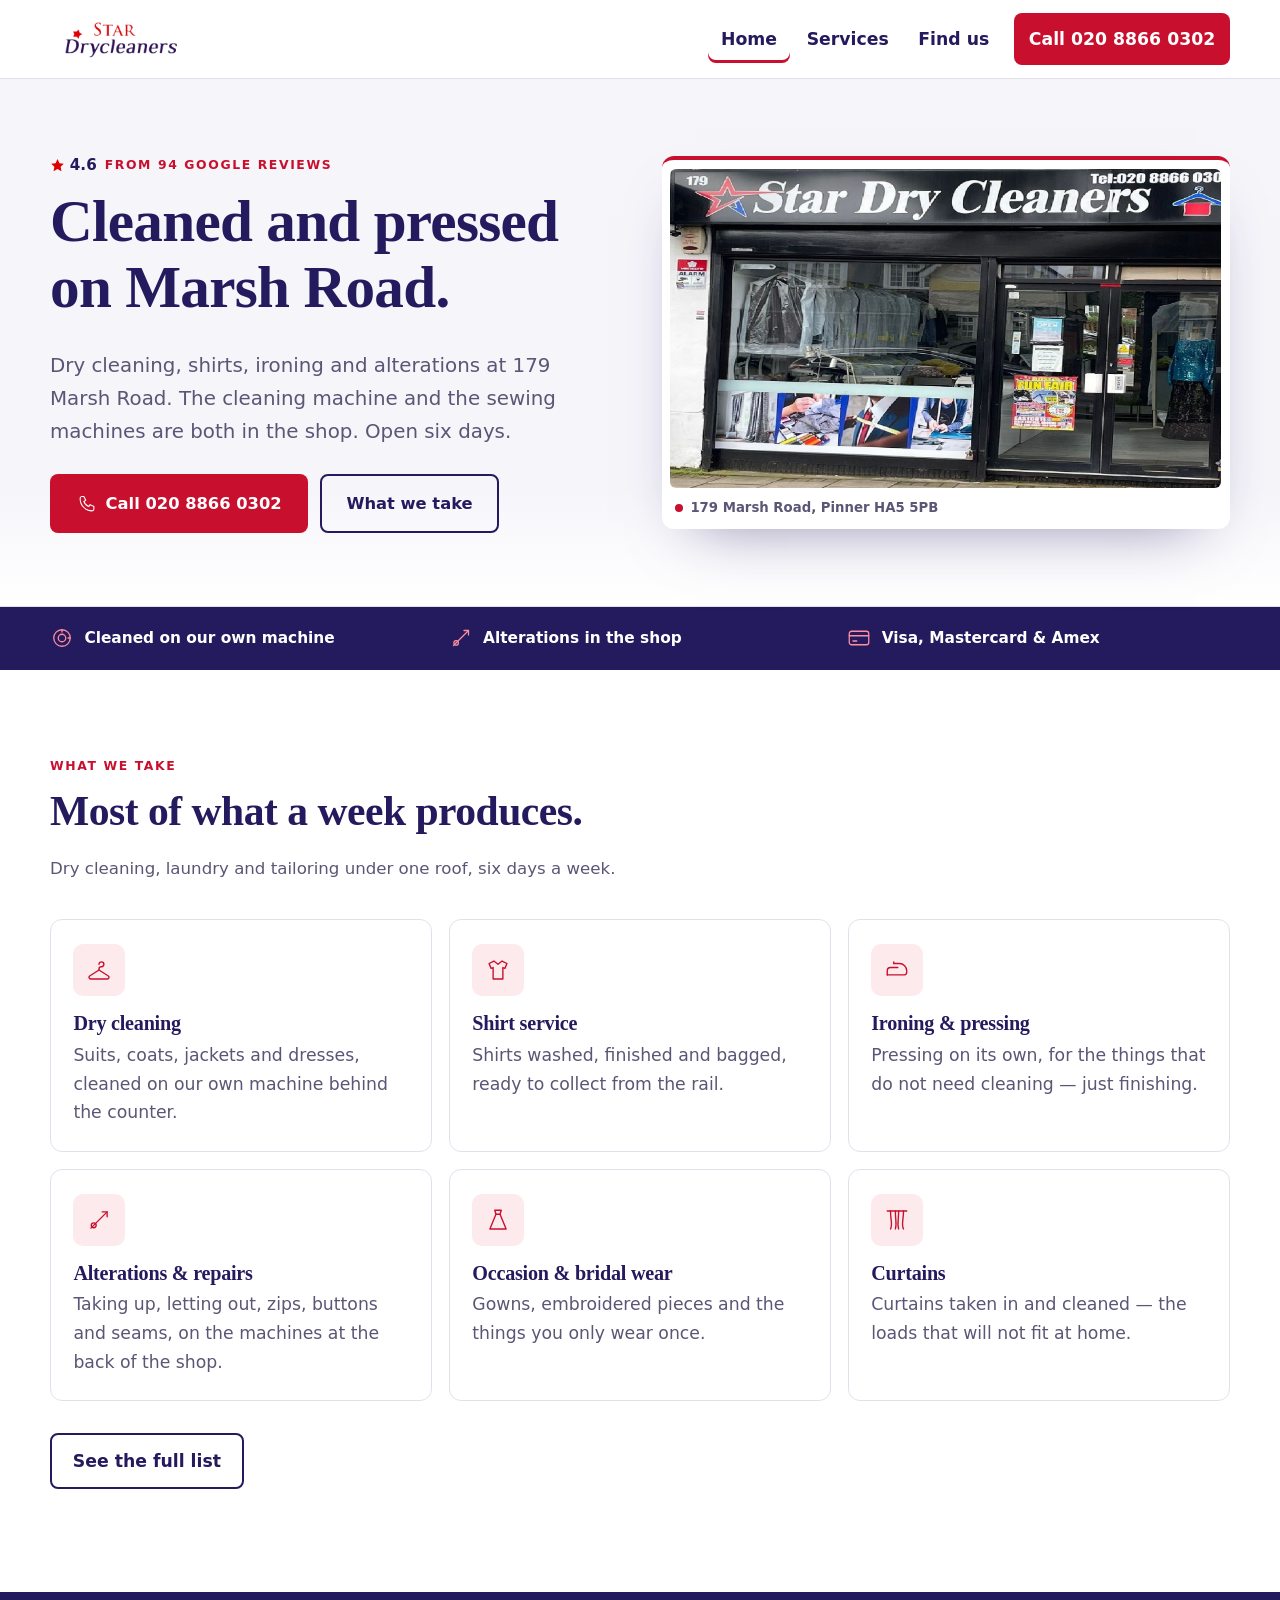
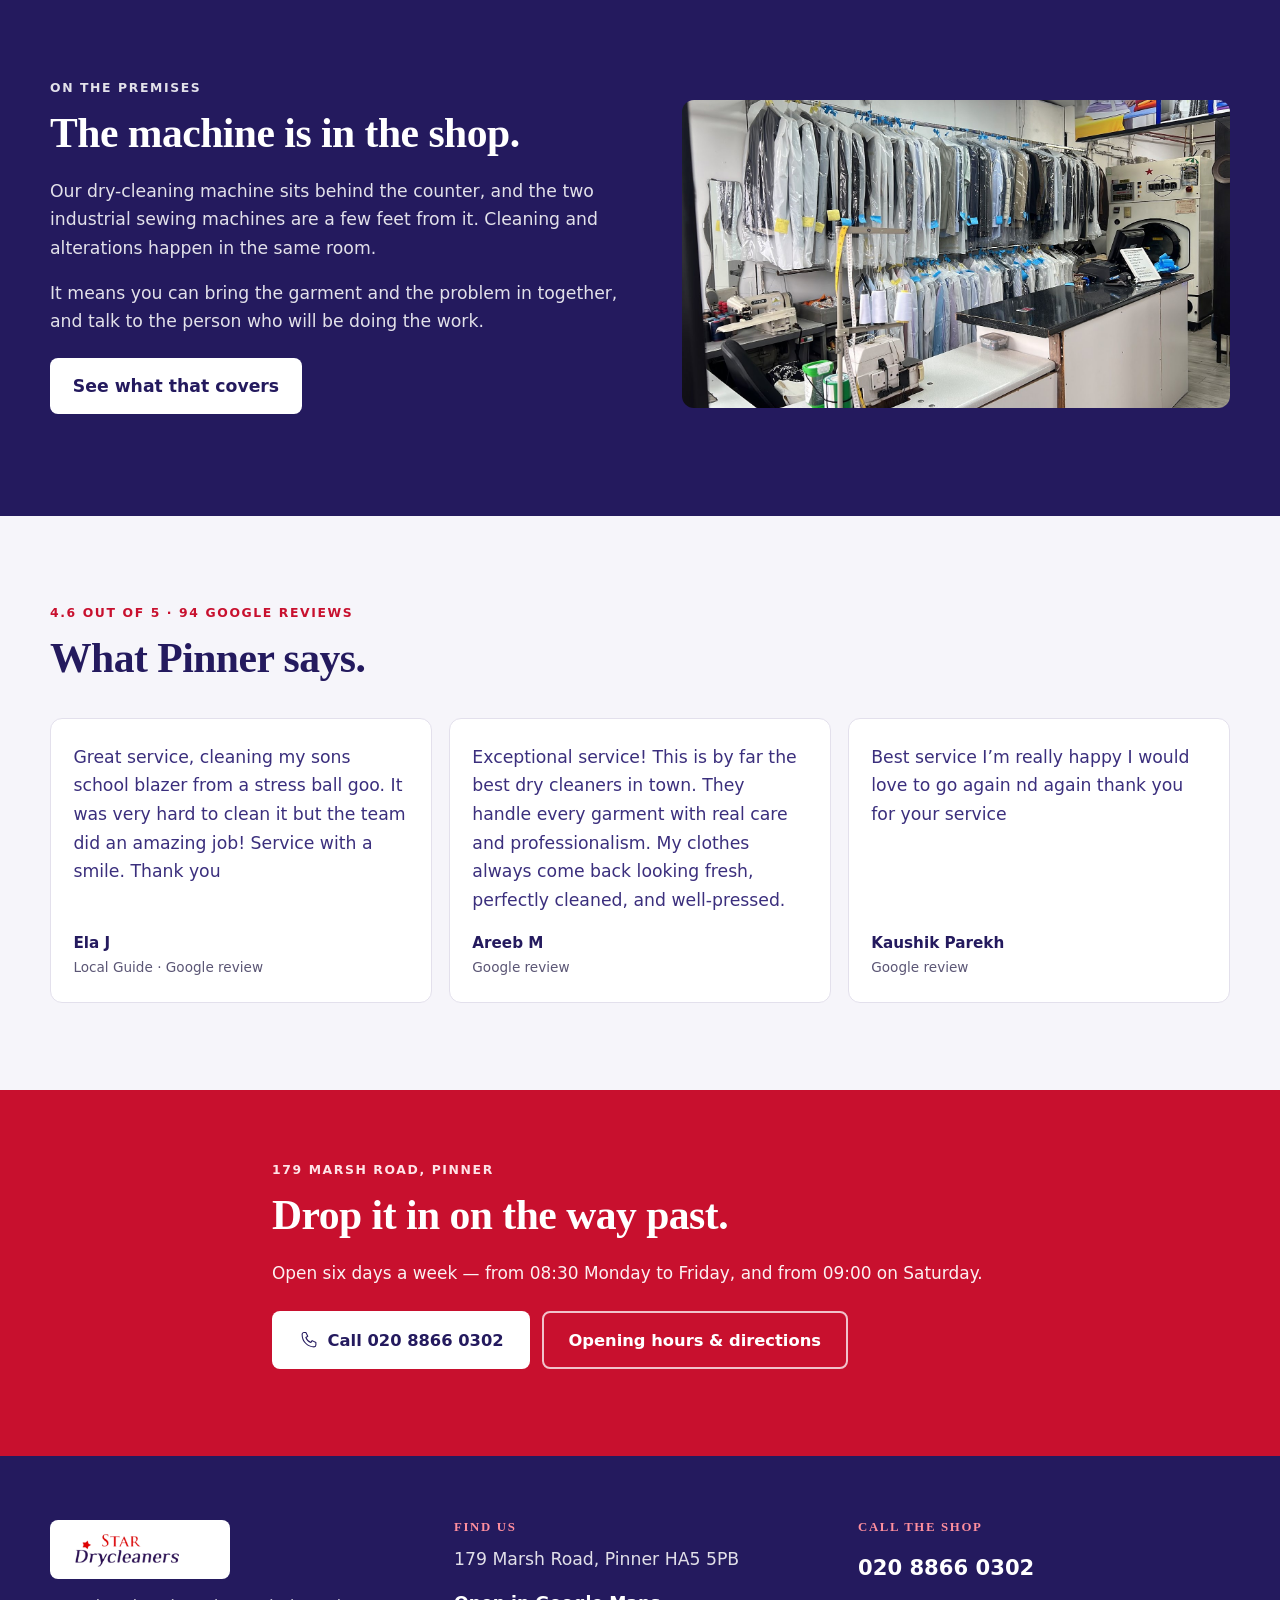
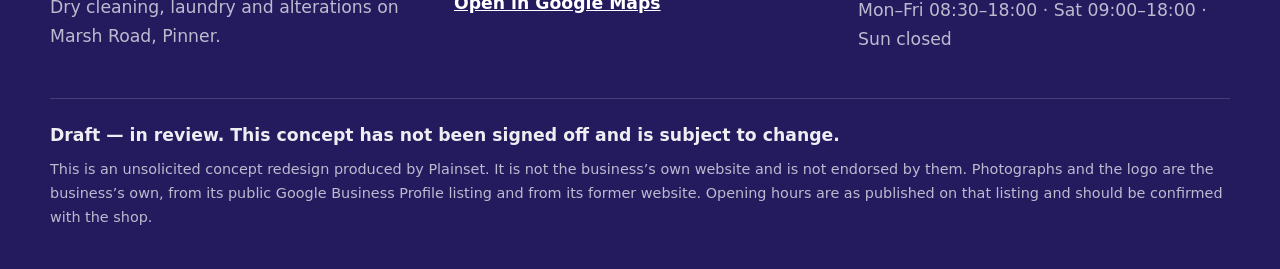
<file: index.html>
<!doctype html>
<html lang="en-GB">
<head>
<meta charset="utf-8">
<meta name="viewport" content="width=device-width, initial-scale=1">
<title>Star Dry Cleaners — 179 Marsh Road, Pinner</title>
<meta name="description" content="Dry cleaning, shirt service, ironing, alterations and repairs at 179 Marsh Road, Pinner HA5 5PB. Cleaned on the premises. 4.6 stars from 94 Google reviews. Call 020 8866 0302.">
<link rel="stylesheet" href="assets/css/engine.css">
<link rel="stylesheet" href="assets/css/site.css">
<link rel="icon" href="data:image/svg+xml,%3Csvg xmlns='http://www.w3.org/2000/svg' viewBox='0 0 24 24'%3E%3Crect width='24' height='24' fill='%23241a5e'/%3E%3Cpath fill='%23de0000' d='M12 3l2.6 5.4 5.8.8-4.2 4 1 5.8L12 16.3 6.8 19l1-5.8-4.2-4 5.8-.8z'/%3E%3C/svg%3E">
<script>if('IntersectionObserver' in window)document.documentElement.className='js';</script>
</head>
<body>
<a class="skip" href="#main">Skip to content</a>
<header class="site-head">
  <div class="wrap head-in">
    <a class="brand" href="index.html">
      <img src="assets/img/logo.png" width="957" height="260" alt="Star Dry Cleaners, Pinner">
    </a>
    <button class="nav-toggle" type="button" aria-expanded="false" aria-controls="nav">Menu</button>
    <nav id="nav" class="nav" aria-label="Main">
      <a href="index.html" aria-current="page">Home</a> <a href="services.html">Services</a> <a href="contact.html">Find us</a>
      <a class="btn btn--red nav-call" href="tel:+442088660302">Call 020 8866 0302</a>
    </nav>
  </div>
</header>
<main id="main">

  <section class="hero">
    <div class="wrap hero-in">
      <div class="hero-copy" data-reveal-hero>
        <p class="kicker"><span class="rate"><svg class="star" viewBox="0 0 24 24" aria-hidden="true" focusable="false"><path fill="currentColor" d="M12 1.6l3.1 6.6 7 .9-5.1 4.9 1.3 7.1L12 17.7 5.7 21.1 7 14 1.9 9.1l7-.9z"/></svg> 4.6</span> from 94 Google reviews</p>
        <h1>Cleaned and pressed on Marsh&nbsp;Road.</h1>
        <p class="lede">Dry cleaning, shirts, ironing and alterations at 179 Marsh Road. The cleaning
          machine and the sewing machines are both in the shop. Open six days.</p>
        <p class="hero-cta">
          <a class="btn btn--red btn--lg" href="tel:+442088660302"><svg class="ico" viewBox="0 0 32 32" fill="none" stroke="currentColor" stroke-width="1.7" stroke-linecap="round" stroke-linejoin="round" aria-hidden="true"><path d="M11 4l3 6-3 2c1.2 3.5 4.5 6.8 8 8l2-3 6 3v4a3 3 0 0 1-3 3C13.8 27 5 18.2 5 7a3 3 0 0 1 3-3Z"/></svg> Call 020 8866 0302</a>
          <a class="btn btn--ghost btn--lg" href="services.html">What we take</a>
        </p>
      </div>
      <figure class="hero-fig" data-reveal-hero>
        <img src="assets/img/shopfront.jpg" width="1700" height="983" fetchpriority="high"
             alt="The Star Dry Cleaners shopfront at 179 Marsh Road, Pinner: the black fascia with the red and blue star and the shop telephone number, and rails of cleaned garments in the window.">
        <figcaption>179 Marsh Road, Pinner HA5 5PB</figcaption>
      </figure>
    </div>
  </section>

  <section class="strip">
    <div class="wrap strip-in">
      <p data-reveal="1"><svg class="ico" viewBox="0 0 32 32" fill="none" stroke="currentColor" stroke-width="1.7" stroke-linecap="round" stroke-linejoin="round" aria-hidden="true"><circle cx="16" cy="16" r="11"/><circle cx="16" cy="16" r="5"/><path d="M16 5v3"/><path d="M27 16h-3"/></svg> <span>Cleaned on our own machine</span></p>
      <p data-reveal="2"><svg class="ico" viewBox="0 0 32 32" fill="none" stroke="currentColor" stroke-width="1.7" stroke-linecap="round" stroke-linejoin="round" aria-hidden="true"><path d="M6 26 26 6"/><path d="M20 6h6v6"/><circle cx="9.5" cy="22.5" r="3"/></svg> <span>Alterations in the shop</span></p>
      <p data-reveal="3"><svg class="ico" viewBox="0 0 32 32" fill="none" stroke="currentColor" stroke-width="1.7" stroke-linecap="round" stroke-linejoin="round" aria-hidden="true"><rect x="3" y="7" width="26" height="18" rx="3"/><path d="M3 13h26"/><path d="M8 20h5"/></svg> <span>Visa, Mastercard &amp; Amex</span></p>
    </div>
  </section>

  <section class="sec">
    <div class="wrap">
      <header class="sec-head" data-reveal>
        <p class="kicker">What we take</p>
        <h2>Most of what a week produces.</h2>
        <p class="sec-sub">Dry cleaning, laundry and tailoring under one roof, six days a week.</p>
      </header>
      <div class="cards">
        <article class="card" data-reveal="1">
          <span class="card-ico"><svg class="ico" viewBox="0 0 32 32" fill="none" stroke="currentColor" stroke-width="1.7" stroke-linecap="round" stroke-linejoin="round" aria-hidden="true"><path d="M16 9a3 3 0 1 1 3 3c-1.7 0-3 .9-3 2.4V16"/><path d="M16 16 4.5 23.4A2 2 0 0 0 5.6 27h20.8a2 2 0 0 0 1.1-3.6L16 16Z"/></svg></span>
          <h3>Dry cleaning</h3>
          <p>Suits, coats, jackets and dresses, cleaned on our own machine behind the counter.</p>
        </article>
        <article class="card" data-reveal="2">
          <span class="card-ico"><svg class="ico" viewBox="0 0 32 32" fill="none" stroke="currentColor" stroke-width="1.7" stroke-linecap="round" stroke-linejoin="round" aria-hidden="true"><path d="M11 5 16 9l5-4 6 3-2.5 6L22 13v14H10V13l-2.5 1L5 8Z"/></svg></span>
          <h3>Shirt service</h3>
          <p>Shirts washed, finished and bagged, ready to collect from the rail.</p>
        </article>
        <article class="card" data-reveal="3">
          <span class="card-ico"><svg class="ico" viewBox="0 0 32 32" fill="none" stroke="currentColor" stroke-width="1.7" stroke-linecap="round" stroke-linejoin="round" aria-hidden="true"><path d="M4 22h20a4 4 0 0 0 4-4v-1a9 9 0 0 0-9-9h-7"/><path d="M4 22v-5a4 4 0 0 1 4-4h9"/><path d="M12 8V6"/></svg></span>
          <h3>Ironing &amp; pressing</h3>
          <p>Pressing on its own, for the things that do not need cleaning &mdash; just finishing.</p>
        </article>
        <article class="card" data-reveal="1">
          <span class="card-ico"><svg class="ico" viewBox="0 0 32 32" fill="none" stroke="currentColor" stroke-width="1.7" stroke-linecap="round" stroke-linejoin="round" aria-hidden="true"><path d="M6 26 26 6"/><path d="M20 6h6v6"/><circle cx="9.5" cy="22.5" r="3"/></svg></span>
          <h3>Alterations &amp; repairs</h3>
          <p>Taking up, letting out, zips, buttons and seams, on the machines at the back of the shop.</p>
        </article>
        <article class="card" data-reveal="2">
          <span class="card-ico"><svg class="ico" viewBox="0 0 32 32" fill="none" stroke="currentColor" stroke-width="1.7" stroke-linecap="round" stroke-linejoin="round" aria-hidden="true"><path d="M12 4h8l-1.5 5L26 27H6l7.5-18Z"/><path d="M13.5 9h5"/></svg></span>
          <h3>Occasion &amp; bridal wear</h3>
          <p>Gowns, embroidered pieces and the things you only wear once.</p>
        </article>
        <article class="card" data-reveal="3">
          <span class="card-ico"><svg class="ico" viewBox="0 0 32 32" fill="none" stroke="currentColor" stroke-width="1.7" stroke-linecap="round" stroke-linejoin="round" aria-hidden="true"><path d="M4 5h24"/><path d="M8 5c0 12 3 16 0 22"/><path d="M14 5c0 12 2 16 0 22"/><path d="M18 5c0 12-2 16 0 22"/><path d="M24 5c0 12-3 16 0 22"/></svg></span>
          <h3>Curtains</h3>
          <p>Curtains taken in and cleaned &mdash; the loads that will not fit at home.</p>
        </article>
      </div>
      <p class="sec-more" data-reveal><a class="btn btn--ghost" href="services.html">See the full list</a></p>
    </div>
  </section>

  <section class="feature">
    <div class="wrap feature-in">
      <div class="feature-copy" data-reveal>
        <p class="kicker kicker--light">On the premises</p>
        <h2>The machine is in the shop.</h2>
        <p>Our dry-cleaning machine sits behind the counter, and the two industrial sewing
          machines are a few feet from it. Cleaning and alterations happen in the same room.</p>
        <p>It means you can bring the garment and the problem in together, and talk to the person
          who will be doing the work.</p>
        <p class="feature-cta"><a class="btn btn--white" href="services.html">See what that covers</a></p>
      </div>
      <div class="feature-media" data-reveal="2">
        <img src="assets/img/workroom.jpg" width="1600" height="927" loading="lazy"
             alt="Inside Star Dry Cleaners: rails of finished garments in covers, the sewing machines on the left, and the Union dry-cleaning machine on the right.">
      </div>
    </div>
  </section>

  <section class="sec sec--tint">
    <div class="wrap">
      <header class="sec-head" data-reveal>
        <p class="kicker">4.6 out of 5 &middot; 94 Google reviews</p>
        <h2>What Pinner says.</h2>
      </header>
      <div class="quotes">
        <figure class="quote" data-reveal="1">
          <blockquote><p>Great service, cleaning my sons school blazer from a stress ball goo. It was very hard to clean it but the team did an amazing job! Service with a smile. Thank you</p></blockquote>
          <figcaption>Ela J <span>Local Guide &middot; Google review</span></figcaption>
        </figure>
        <figure class="quote" data-reveal="2">
          <blockquote><p>Exceptional service! This is by far the best dry cleaners in town. They handle every garment with real care and professionalism. My clothes always come back looking fresh, perfectly cleaned, and well-pressed.</p></blockquote>
          <figcaption>Areeb M <span>Google review</span></figcaption>
        </figure>
        <figure class="quote" data-reveal="3">
          <blockquote><p>Best service I&rsquo;m really happy I would love to go again nd again thank you for your service</p></blockquote>
          <figcaption>Kaushik Parekh <span>Google review</span></figcaption>
        </figure>
      </div>
    </div>
  </section>

<section class="band">
  <div class="wrap band-in" data-reveal>
    <p class="kicker kicker--light">179 Marsh Road, Pinner</p>
    <h2>Drop it in on the way past.</h2>
    <p class="band-sub">Open six days a week &mdash; from 08:30 Monday to Friday, and from 09:00 on Saturday.</p>
    <p class="band-cta">
      <a class="btn btn--white btn--lg" href="tel:+442088660302"><svg class="ico" viewBox="0 0 32 32" fill="none" stroke="currentColor" stroke-width="1.7" stroke-linecap="round" stroke-linejoin="round" aria-hidden="true"><path d="M11 4l3 6-3 2c1.2 3.5 4.5 6.8 8 8l2-3 6 3v4a3 3 0 0 1-3 3C13.8 27 5 18.2 5 7a3 3 0 0 1 3-3Z"/></svg> Call 020 8866 0302</a>
      <a class="btn btn--ghost-light btn--lg" href="contact.html">Opening hours &amp; directions</a>
    </p>
  </div>
</section>

</main>
<footer class="site-foot">
  <div class="wrap foot-in">
    <div class="foot-col">
      <img class="foot-logo" src="assets/img/logo.png" width="957" height="260" alt="Star Dry Cleaners">
      <p class="muted">Dry cleaning, laundry and alterations on Marsh Road, Pinner.</p>
    </div>
    <div class="foot-col">
      <h2>Find us</h2>
      <p>179 Marsh Road, Pinner HA5 5PB</p>
      <p><a class="tlink" href="https://www.google.com/maps/search/Star+Dry+Cleaners+179+Marsh+Road+Pinner+HA5+5PB">Open in Google Maps</a></p>
    </div>
    <div class="foot-col">
      <h2>Call the shop</h2>
      <p><a class="foot-tel" href="tel:+442088660302">020 8866 0302</a></p>
      <p class="muted">Mon&ndash;Fri 08:30&ndash;18:00 &middot; Sat 09:00&ndash;18:00 &middot; Sun&nbsp;closed</p>
    </div>
  </div>
  <div class="wrap foot-note">
    <p><strong>Draft &mdash; in review. This concept has not been signed off and is subject to change.</strong></p>
    <p class="muted small">This is an unsolicited concept redesign produced by Plainset. It is not the
    business&rsquo;s own website and is not endorsed by them. Photographs and the logo are the
    business&rsquo;s own, from its public Google Business Profile listing and from its former website.
    Opening hours are as published on that listing and should be confirmed with the shop.</p>
  </div>
</footer>
<script src="assets/js/main.js"></script>
</body>
</html>
</file>
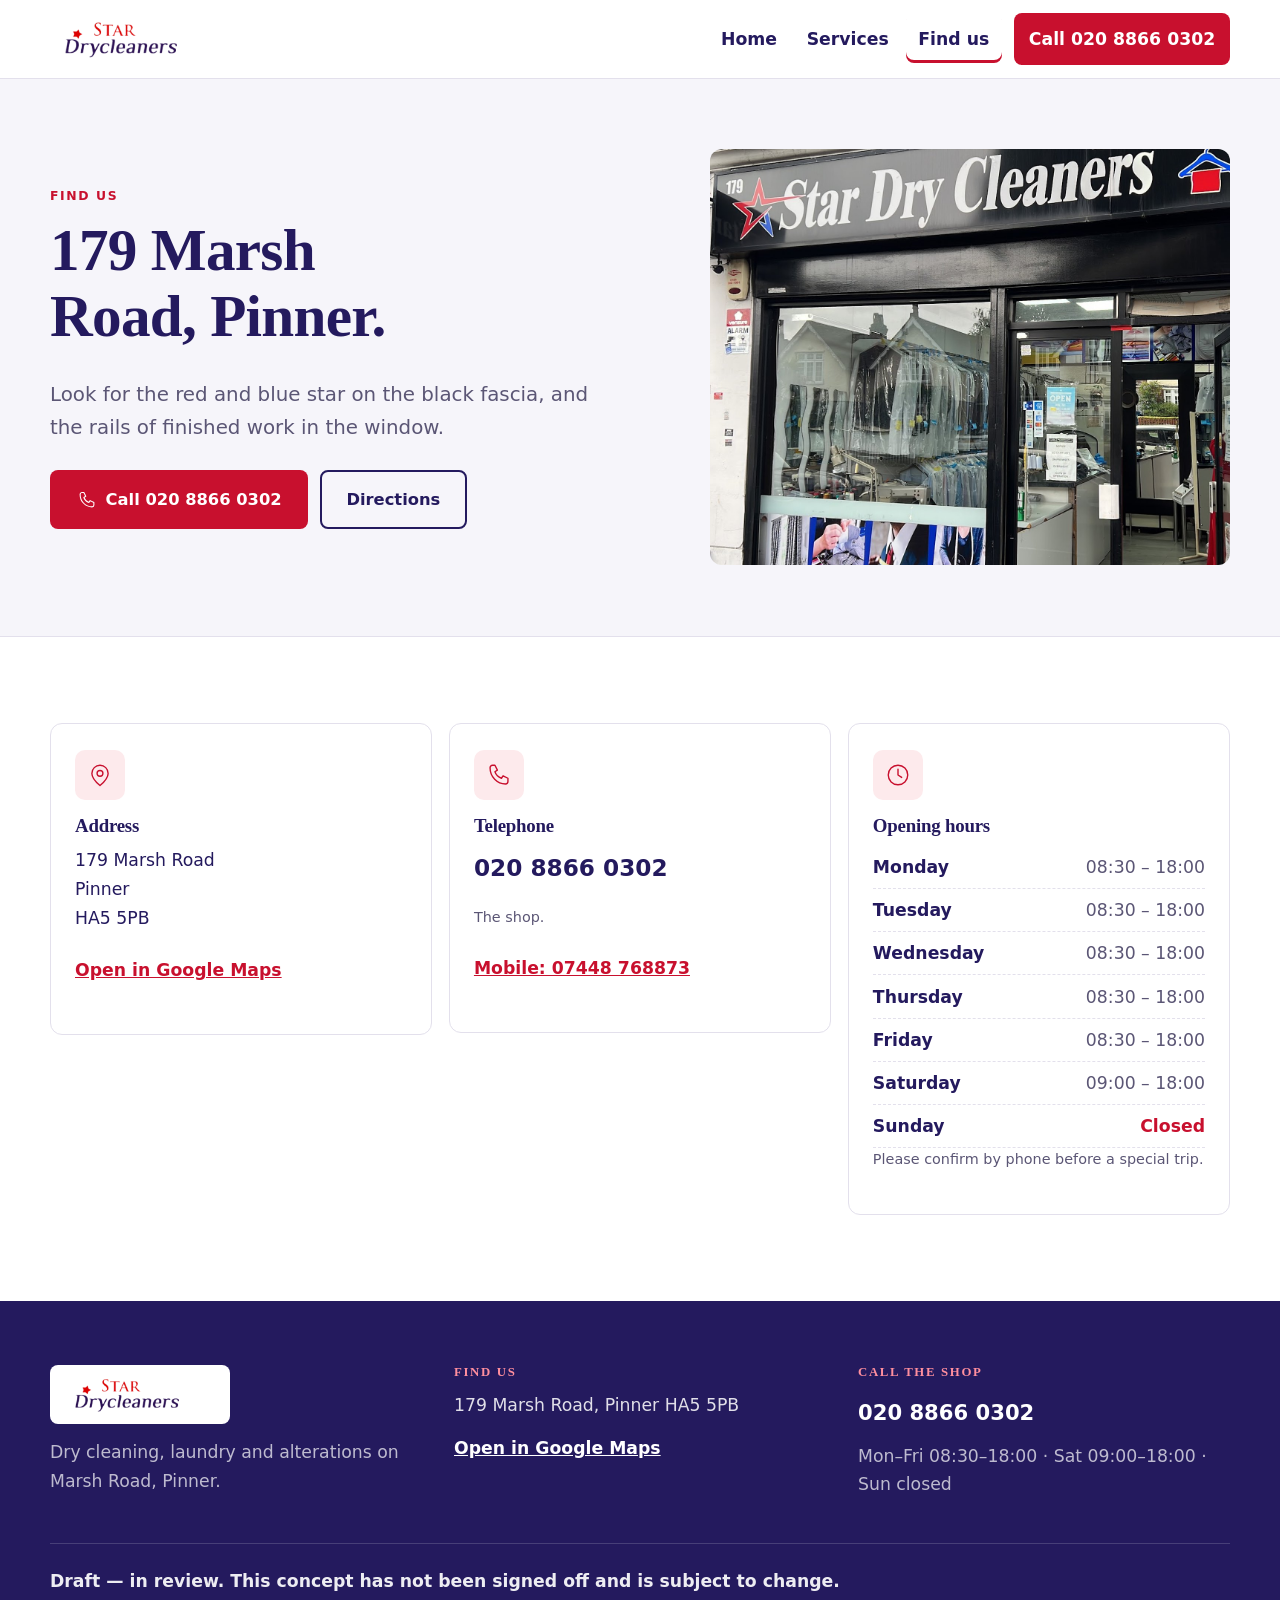
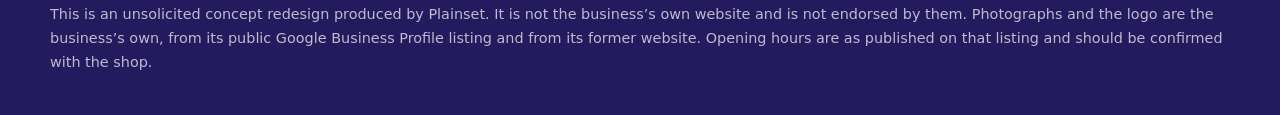
<file: contact.html>
<!doctype html>
<html lang="en-GB">
<head>
<meta charset="utf-8">
<meta name="viewport" content="width=device-width, initial-scale=1">
<title>Find us — Star Dry Cleaners, 179 Marsh Road, Pinner</title>
<meta name="description" content="Star Dry Cleaners, 179 Marsh Road, Pinner HA5 5PB. Call 020 8866 0302. Opening hours, directions and what we take.">
<link rel="stylesheet" href="assets/css/engine.css">
<link rel="stylesheet" href="assets/css/site.css">
<link rel="icon" href="data:image/svg+xml,%3Csvg xmlns='http://www.w3.org/2000/svg' viewBox='0 0 24 24'%3E%3Crect width='24' height='24' fill='%23241a5e'/%3E%3Cpath fill='%23de0000' d='M12 3l2.6 5.4 5.8.8-4.2 4 1 5.8L12 16.3 6.8 19l1-5.8-4.2-4 5.8-.8z'/%3E%3C/svg%3E">
<script>if('IntersectionObserver' in window)document.documentElement.className='js';</script>
</head>
<body>
<a class="skip" href="#main">Skip to content</a>
<header class="site-head">
  <div class="wrap head-in">
    <a class="brand" href="index.html">
      <img src="assets/img/logo.png" width="957" height="260" alt="Star Dry Cleaners, Pinner">
    </a>
    <button class="nav-toggle" type="button" aria-expanded="false" aria-controls="nav">Menu</button>
    <nav id="nav" class="nav" aria-label="Main">
      <a href="index.html">Home</a> <a href="services.html">Services</a> <a href="contact.html" aria-current="page">Find us</a>
      <a class="btn btn--red nav-call" href="tel:+442088660302">Call 020 8866 0302</a>
    </nav>
  </div>
</header>
<main id="main">

  <section class="phero">
    <div class="wrap phero-in">
      <div data-reveal-hero>
        <p class="kicker">Find us</p>
        <h1>179 Marsh Road, Pinner.</h1>
        <p class="lede">Look for the red and blue star on the black fascia, and the rails of finished work in the window.</p>
        <p class="hero-cta">
          <a class="btn btn--red btn--lg" href="tel:+442088660302"><svg class="ico" viewBox="0 0 32 32" fill="none" stroke="currentColor" stroke-width="1.7" stroke-linecap="round" stroke-linejoin="round" aria-hidden="true"><path d="M11 4l3 6-3 2c1.2 3.5 4.5 6.8 8 8l2-3 6 3v4a3 3 0 0 1-3 3C13.8 27 5 18.2 5 7a3 3 0 0 1 3-3Z"/></svg> Call 020 8866 0302</a>
          <a class="btn btn--ghost btn--lg" href="https://www.google.com/maps/search/Star+Dry+Cleaners+179+Marsh+Road+Pinner+HA5+5PB">Directions</a>
        </p>
      </div>
      <div class="phero-media phero-media--square" data-reveal-hero>
        <img src="assets/img/shopfront-street.jpg" width="1400" height="1265" loading="lazy"
             alt="The Star Dry Cleaners shopfront on Marsh Road: the black fascia with the red and blue star, rails of covered garments in the window, and the OPEN sign in the door.">
      </div>
    </div>
  </section>

  <section class="sec">
    <div class="wrap contact-grid">
      <div class="cbox" data-reveal="1">
        <span class="cbox-ico"><svg class="ico" viewBox="0 0 32 32" fill="none" stroke="currentColor" stroke-width="1.7" stroke-linecap="round" stroke-linejoin="round" aria-hidden="true"><path d="M16 29s10-8.6 10-15A10 10 0 0 0 6 14c0 6.4 10 15 10 15Z"/><circle cx="16" cy="14" r="3.6"/></svg></span>
        <h2>Address</h2>
        <p>179 Marsh Road<br>Pinner<br>HA5 5PB</p>
        <p><a class="tlink" href="https://www.google.com/maps/search/Star+Dry+Cleaners+179+Marsh+Road+Pinner+HA5+5PB">Open in Google Maps</a></p>
      </div>
      <div class="cbox" data-reveal="2">
        <span class="cbox-ico"><svg class="ico" viewBox="0 0 32 32" fill="none" stroke="currentColor" stroke-width="1.7" stroke-linecap="round" stroke-linejoin="round" aria-hidden="true"><path d="M11 4l3 6-3 2c1.2 3.5 4.5 6.8 8 8l2-3 6 3v4a3 3 0 0 1-3 3C13.8 27 5 18.2 5 7a3 3 0 0 1 3-3Z"/></svg></span>
        <h2>Telephone</h2>
        <p><a class="big-tel" href="tel:+442088660302">020 8866 0302</a></p>
        <p class="muted small">The shop.</p>
        <p><a class="tlink" href="tel:+447448768873">Mobile: 07448 768873</a></p>
      </div>
      <div class="cbox cbox--hours" data-reveal="3">
        <span class="cbox-ico"><svg class="ico" viewBox="0 0 32 32" fill="none" stroke="currentColor" stroke-width="1.7" stroke-linecap="round" stroke-linejoin="round" aria-hidden="true"><circle cx="16" cy="16" r="12"/><path d="M16 9v7l4.5 3"/></svg></span>
        <h2>Opening hours</h2>
        <dl class="hours">
            <div class="hrow"><dt>Monday</dt><dd>08:30 &ndash; 18:00</dd></div>
            <div class="hrow"><dt>Tuesday</dt><dd>08:30 &ndash; 18:00</dd></div>
            <div class="hrow"><dt>Wednesday</dt><dd>08:30 &ndash; 18:00</dd></div>
            <div class="hrow"><dt>Thursday</dt><dd>08:30 &ndash; 18:00</dd></div>
            <div class="hrow"><dt>Friday</dt><dd>08:30 &ndash; 18:00</dd></div>
            <div class="hrow"><dt>Saturday</dt><dd>09:00 &ndash; 18:00</dd></div>
            <div class="hrow hrow--closed"><dt>Sunday</dt><dd>Closed</dd></div>
        </dl>
        <p class="muted small">Please confirm by phone before a special trip.</p>
      </div>
    </div>
  </section>

</main>
<footer class="site-foot">
  <div class="wrap foot-in">
    <div class="foot-col">
      <img class="foot-logo" src="assets/img/logo.png" width="957" height="260" alt="Star Dry Cleaners">
      <p class="muted">Dry cleaning, laundry and alterations on Marsh Road, Pinner.</p>
    </div>
    <div class="foot-col">
      <h2>Find us</h2>
      <p>179 Marsh Road, Pinner HA5 5PB</p>
      <p><a class="tlink" href="https://www.google.com/maps/search/Star+Dry+Cleaners+179+Marsh+Road+Pinner+HA5+5PB">Open in Google Maps</a></p>
    </div>
    <div class="foot-col">
      <h2>Call the shop</h2>
      <p><a class="foot-tel" href="tel:+442088660302">020 8866 0302</a></p>
      <p class="muted">Mon&ndash;Fri 08:30&ndash;18:00 &middot; Sat 09:00&ndash;18:00 &middot; Sun&nbsp;closed</p>
    </div>
  </div>
  <div class="wrap foot-note">
    <p><strong>Draft &mdash; in review. This concept has not been signed off and is subject to change.</strong></p>
    <p class="muted small">This is an unsolicited concept redesign produced by Plainset. It is not the
    business&rsquo;s own website and is not endorsed by them. Photographs and the logo are the
    business&rsquo;s own, from its public Google Business Profile listing and from its former website.
    Opening hours are as published on that listing and should be confirmed with the shop.</p>
  </div>
</footer>
<script src="assets/js/main.js"></script>
</body>
</html>
</file>
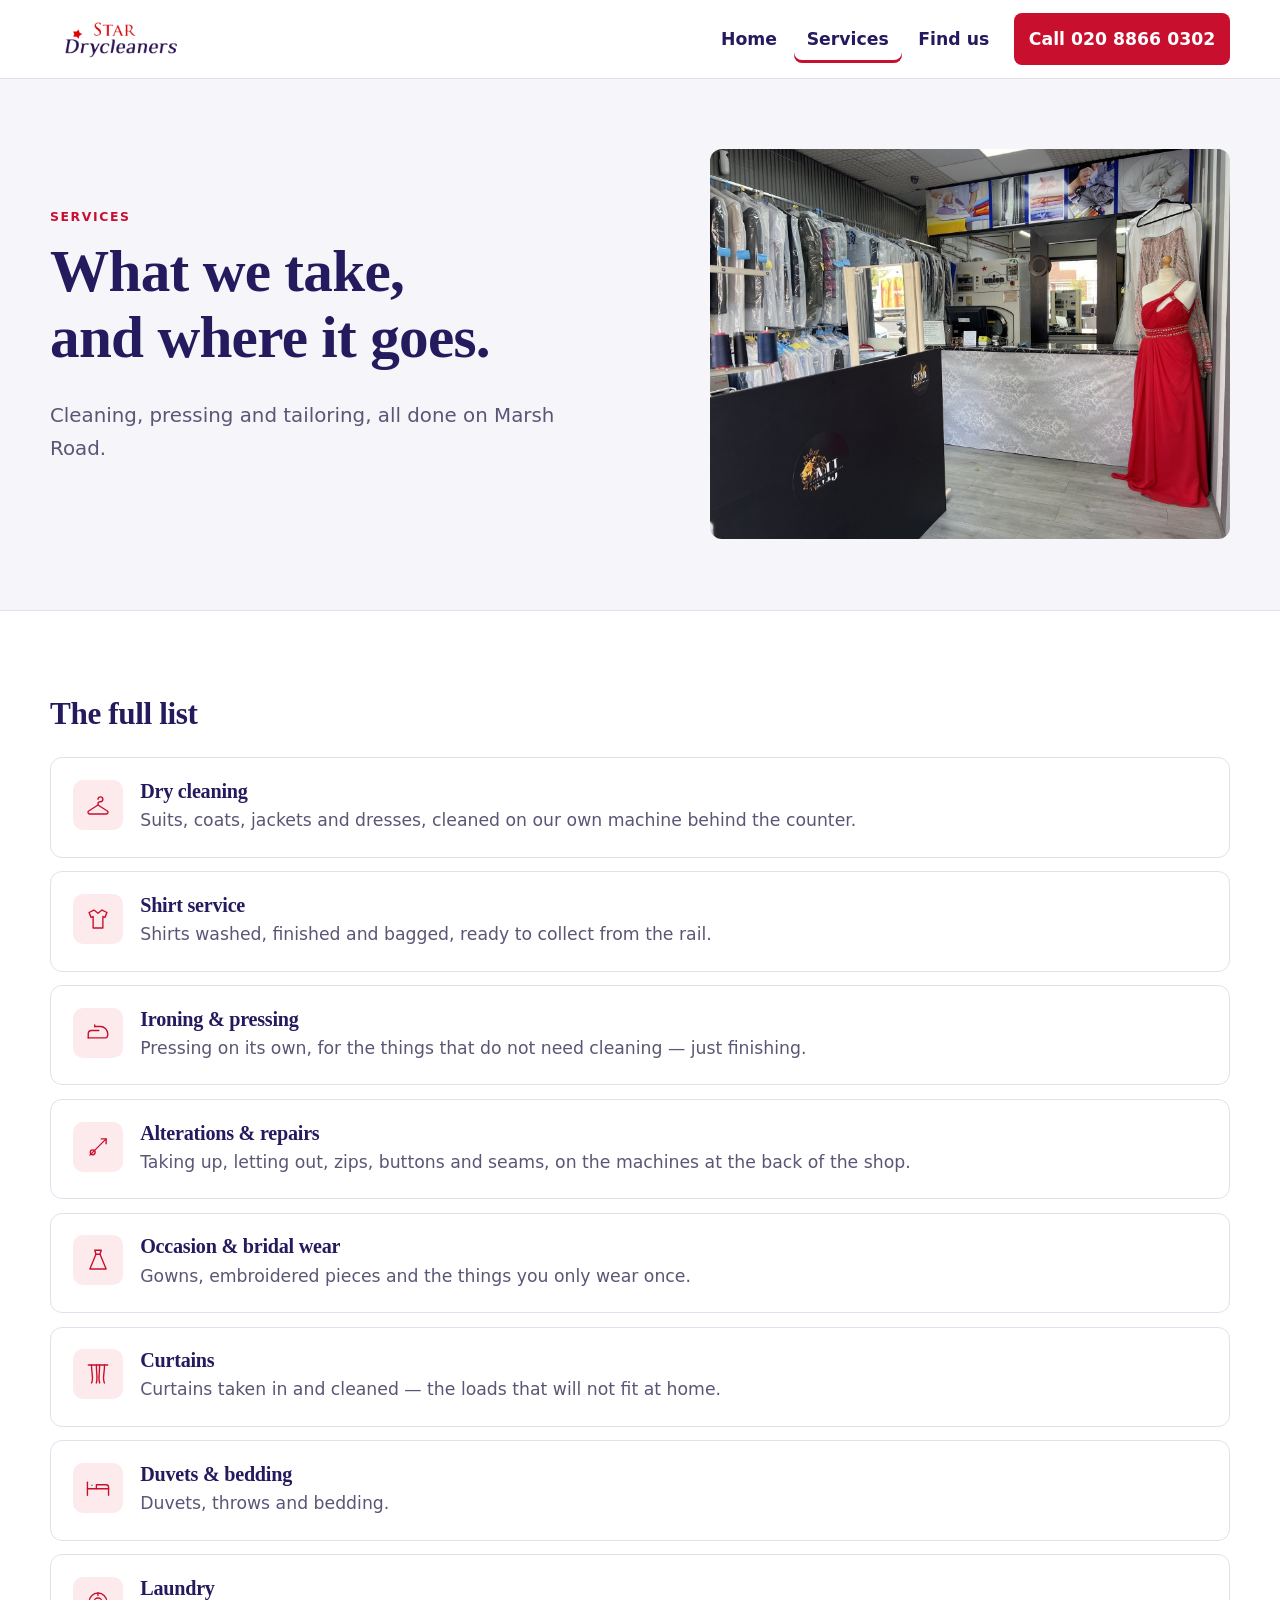
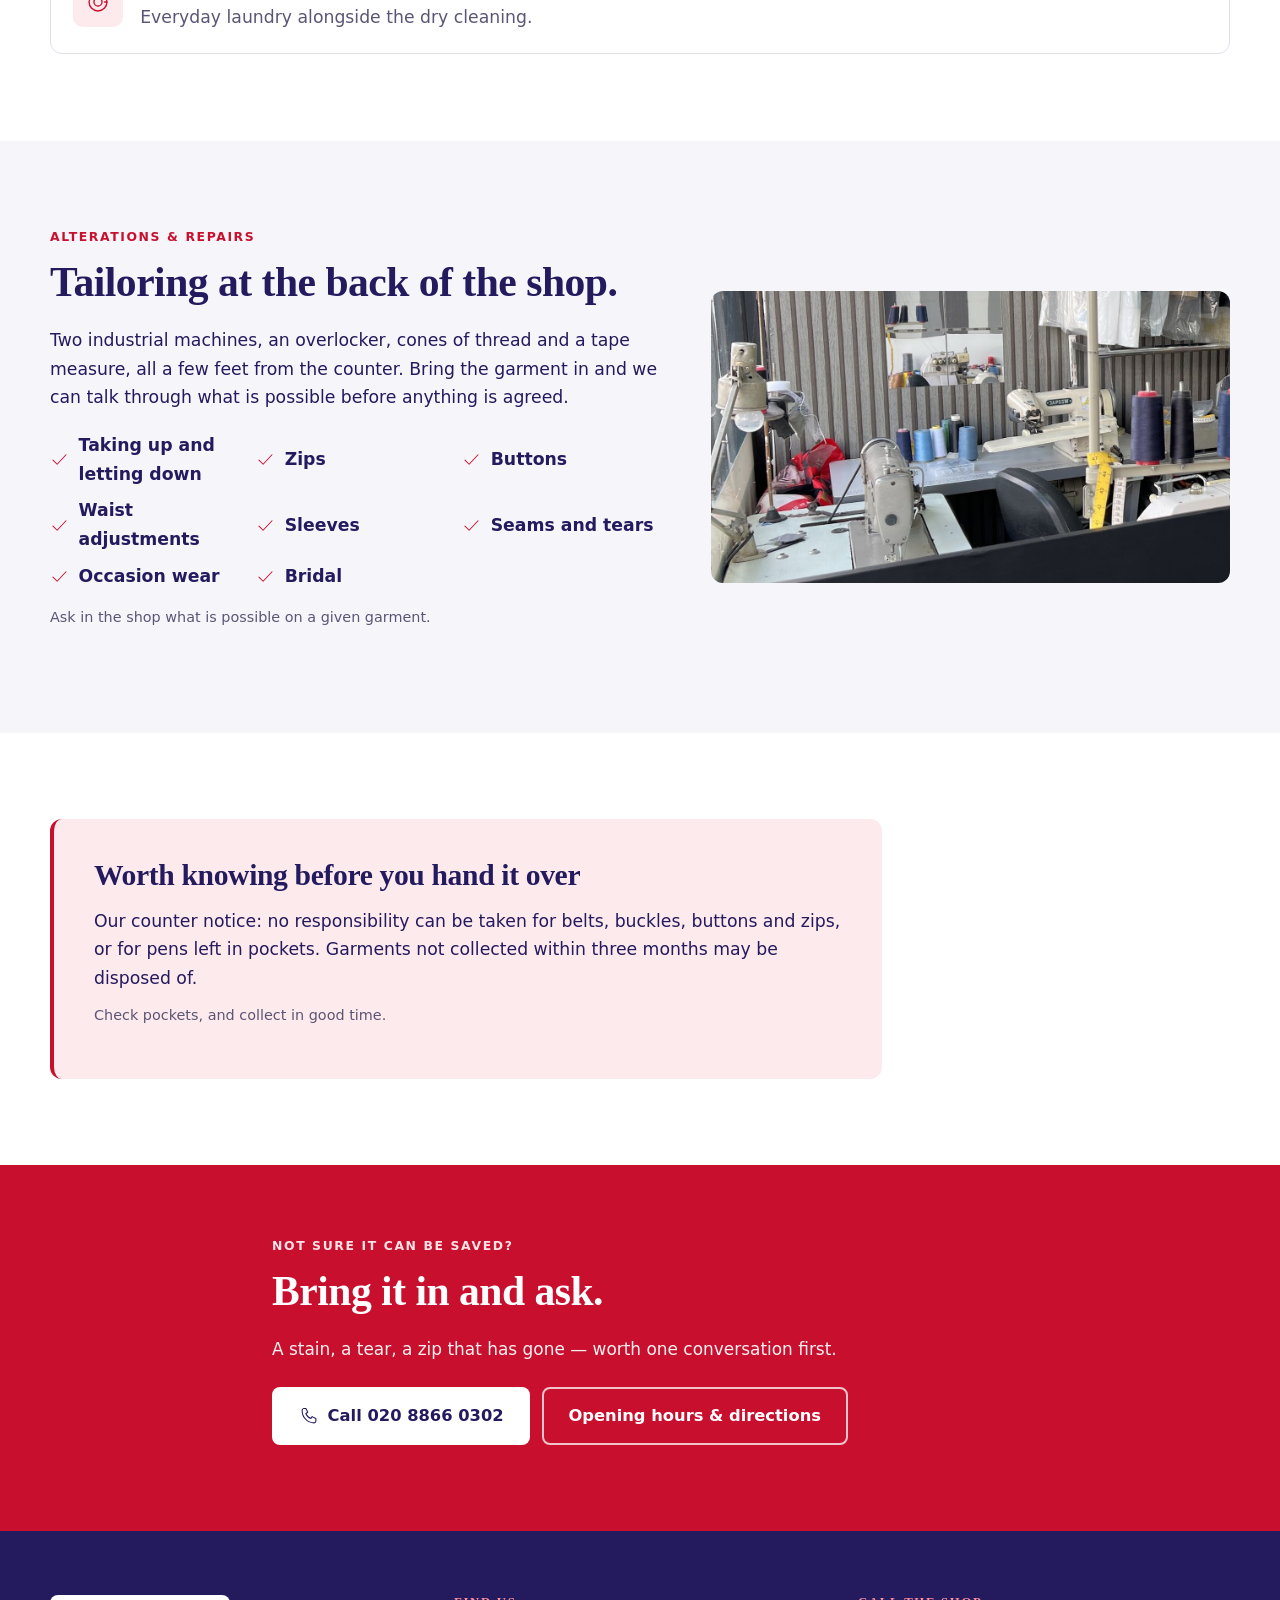
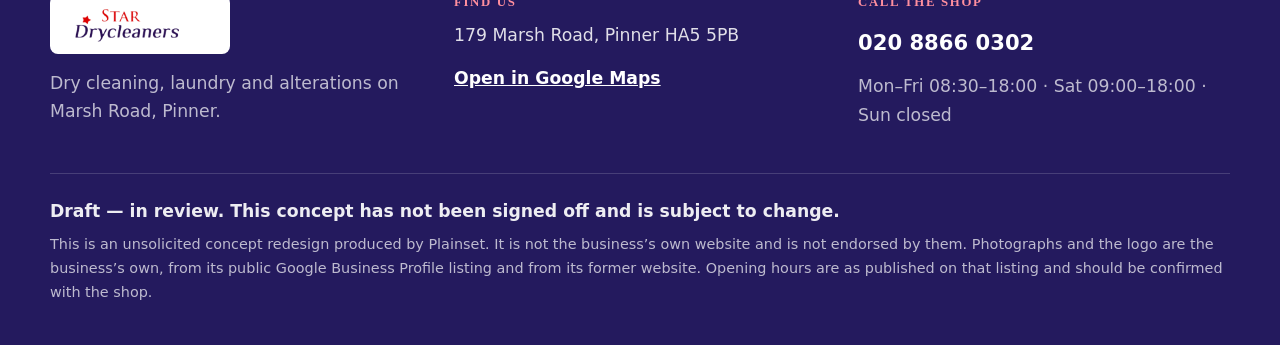
<file: services.html>
<!doctype html>
<html lang="en-GB">
<head>
<meta charset="utf-8">
<meta name="viewport" content="width=device-width, initial-scale=1">
<title>Services — Star Dry Cleaners, Pinner</title>
<meta name="description" content="Dry cleaning, shirt service, ironing, alterations and repairs, occasion and bridal wear, curtains, duvets and laundry at 179 Marsh Road, Pinner.">
<link rel="stylesheet" href="assets/css/engine.css">
<link rel="stylesheet" href="assets/css/site.css">
<link rel="icon" href="data:image/svg+xml,%3Csvg xmlns='http://www.w3.org/2000/svg' viewBox='0 0 24 24'%3E%3Crect width='24' height='24' fill='%23241a5e'/%3E%3Cpath fill='%23de0000' d='M12 3l2.6 5.4 5.8.8-4.2 4 1 5.8L12 16.3 6.8 19l1-5.8-4.2-4 5.8-.8z'/%3E%3C/svg%3E">
<script>if('IntersectionObserver' in window)document.documentElement.className='js';</script>
</head>
<body>
<a class="skip" href="#main">Skip to content</a>
<header class="site-head">
  <div class="wrap head-in">
    <a class="brand" href="index.html">
      <img src="assets/img/logo.png" width="957" height="260" alt="Star Dry Cleaners, Pinner">
    </a>
    <button class="nav-toggle" type="button" aria-expanded="false" aria-controls="nav">Menu</button>
    <nav id="nav" class="nav" aria-label="Main">
      <a href="index.html">Home</a> <a href="services.html" aria-current="page">Services</a> <a href="contact.html">Find us</a>
      <a class="btn btn--red nav-call" href="tel:+442088660302">Call 020 8866 0302</a>
    </nav>
  </div>
</header>
<main id="main">

  <section class="phero">
    <div class="wrap phero-in">
      <div data-reveal-hero>
        <p class="kicker">Services</p>
        <h1>What we take, and where it goes.</h1>
        <p class="lede">Cleaning, pressing and tailoring, all done on Marsh Road.</p>
      </div>
      <div class="phero-media" data-reveal-hero>
        <img src="assets/img/counter.jpg" width="1600" height="1218" loading="lazy"
             alt="The counter at Star Dry Cleaners, with occasion wear on display and the dry-cleaning machine behind.">
      </div>
    </div>
  </section>

  <section class="sec">
    <div class="wrap">
      <h2 class="sr-head" data-reveal>The full list</h2>
      <div class="srows">
        <article class="srow" data-reveal="1">
          <span class="srow-ico"><svg class="ico" viewBox="0 0 32 32" fill="none" stroke="currentColor" stroke-width="1.7" stroke-linecap="round" stroke-linejoin="round" aria-hidden="true"><path d="M16 9a3 3 0 1 1 3 3c-1.7 0-3 .9-3 2.4V16"/><path d="M16 16 4.5 23.4A2 2 0 0 0 5.6 27h20.8a2 2 0 0 0 1.1-3.6L16 16Z"/></svg></span>
          <div><h3>Dry cleaning</h3><p>Suits, coats, jackets and dresses, cleaned on our own machine behind the counter.</p></div>
        </article>
        <article class="srow" data-reveal="2">
          <span class="srow-ico"><svg class="ico" viewBox="0 0 32 32" fill="none" stroke="currentColor" stroke-width="1.7" stroke-linecap="round" stroke-linejoin="round" aria-hidden="true"><path d="M11 5 16 9l5-4 6 3-2.5 6L22 13v14H10V13l-2.5 1L5 8Z"/></svg></span>
          <div><h3>Shirt service</h3><p>Shirts washed, finished and bagged, ready to collect from the rail.</p></div>
        </article>
        <article class="srow" data-reveal="3">
          <span class="srow-ico"><svg class="ico" viewBox="0 0 32 32" fill="none" stroke="currentColor" stroke-width="1.7" stroke-linecap="round" stroke-linejoin="round" aria-hidden="true"><path d="M4 22h20a4 4 0 0 0 4-4v-1a9 9 0 0 0-9-9h-7"/><path d="M4 22v-5a4 4 0 0 1 4-4h9"/><path d="M12 8V6"/></svg></span>
          <div><h3>Ironing &amp; pressing</h3><p>Pressing on its own, for the things that do not need cleaning &mdash; just finishing.</p></div>
        </article>
        <article class="srow" data-reveal="1">
          <span class="srow-ico"><svg class="ico" viewBox="0 0 32 32" fill="none" stroke="currentColor" stroke-width="1.7" stroke-linecap="round" stroke-linejoin="round" aria-hidden="true"><path d="M6 26 26 6"/><path d="M20 6h6v6"/><circle cx="9.5" cy="22.5" r="3"/></svg></span>
          <div><h3>Alterations &amp; repairs</h3><p>Taking up, letting out, zips, buttons and seams, on the machines at the back of the shop.</p></div>
        </article>
        <article class="srow" data-reveal="2">
          <span class="srow-ico"><svg class="ico" viewBox="0 0 32 32" fill="none" stroke="currentColor" stroke-width="1.7" stroke-linecap="round" stroke-linejoin="round" aria-hidden="true"><path d="M12 4h8l-1.5 5L26 27H6l7.5-18Z"/><path d="M13.5 9h5"/></svg></span>
          <div><h3>Occasion &amp; bridal wear</h3><p>Gowns, embroidered pieces and the things you only wear once.</p></div>
        </article>
        <article class="srow" data-reveal="3">
          <span class="srow-ico"><svg class="ico" viewBox="0 0 32 32" fill="none" stroke="currentColor" stroke-width="1.7" stroke-linecap="round" stroke-linejoin="round" aria-hidden="true"><path d="M4 5h24"/><path d="M8 5c0 12 3 16 0 22"/><path d="M14 5c0 12 2 16 0 22"/><path d="M18 5c0 12-2 16 0 22"/><path d="M24 5c0 12-3 16 0 22"/></svg></span>
          <div><h3>Curtains</h3><p>Curtains taken in and cleaned &mdash; the loads that will not fit at home.</p></div>
        </article>
        <article class="srow" data-reveal="1">
          <span class="srow-ico"><svg class="ico" viewBox="0 0 32 32" fill="none" stroke="currentColor" stroke-width="1.7" stroke-linecap="round" stroke-linejoin="round" aria-hidden="true"><path d="M3 25v-8h26v8"/><path d="M3 17V9"/><path d="M29 17v-2a3 3 0 0 0-3-3H14v5"/><path d="M8.5 12.5h.01"/></svg></span>
          <div><h3>Duvets &amp; bedding</h3><p>Duvets, throws and bedding.</p></div>
        </article>
        <article class="srow" data-reveal="2">
          <span class="srow-ico"><svg class="ico" viewBox="0 0 32 32" fill="none" stroke="currentColor" stroke-width="1.7" stroke-linecap="round" stroke-linejoin="round" aria-hidden="true"><circle cx="16" cy="16" r="11"/><circle cx="16" cy="16" r="5"/><path d="M16 5v3"/><path d="M27 16h-3"/></svg></span>
          <div><h3>Laundry</h3><p>Everyday laundry alongside the dry cleaning.</p></div>
        </article>
      </div>
    </div>
  </section>

  <section class="sec sec--tint">
    <div class="wrap split">
      <div data-reveal>
        <p class="kicker">Alterations &amp; repairs</p>
        <h2>Tailoring at the back of the shop.</h2>
        <p>Two industrial machines, an overlocker, cones of thread and a tape measure, all a few
          feet from the counter. Bring the garment in and we can talk through what is possible
          before anything is agreed.</p>
        <ul class="ticks"><li><svg class="ico" viewBox="0 0 32 32" fill="none" stroke="currentColor" stroke-width="1.7" stroke-linecap="round" stroke-linejoin="round" aria-hidden="true"><path d="M5 17l7 7L27 8"/></svg>Taking up and letting down</li><li><svg class="ico" viewBox="0 0 32 32" fill="none" stroke="currentColor" stroke-width="1.7" stroke-linecap="round" stroke-linejoin="round" aria-hidden="true"><path d="M5 17l7 7L27 8"/></svg>Zips</li><li><svg class="ico" viewBox="0 0 32 32" fill="none" stroke="currentColor" stroke-width="1.7" stroke-linecap="round" stroke-linejoin="round" aria-hidden="true"><path d="M5 17l7 7L27 8"/></svg>Buttons</li><li><svg class="ico" viewBox="0 0 32 32" fill="none" stroke="currentColor" stroke-width="1.7" stroke-linecap="round" stroke-linejoin="round" aria-hidden="true"><path d="M5 17l7 7L27 8"/></svg>Waist adjustments</li><li><svg class="ico" viewBox="0 0 32 32" fill="none" stroke="currentColor" stroke-width="1.7" stroke-linecap="round" stroke-linejoin="round" aria-hidden="true"><path d="M5 17l7 7L27 8"/></svg>Sleeves</li><li><svg class="ico" viewBox="0 0 32 32" fill="none" stroke="currentColor" stroke-width="1.7" stroke-linecap="round" stroke-linejoin="round" aria-hidden="true"><path d="M5 17l7 7L27 8"/></svg>Seams and tears</li><li><svg class="ico" viewBox="0 0 32 32" fill="none" stroke="currentColor" stroke-width="1.7" stroke-linecap="round" stroke-linejoin="round" aria-hidden="true"><path d="M5 17l7 7L27 8"/></svg>Occasion wear</li><li><svg class="ico" viewBox="0 0 32 32" fill="none" stroke="currentColor" stroke-width="1.7" stroke-linecap="round" stroke-linejoin="round" aria-hidden="true"><path d="M5 17l7 7L27 8"/></svg>Bridal</li></ul>
        <p class="muted small">Ask in the shop what is possible on a given garment.</p>
      </div>
      <div class="split-media" data-reveal="2">
        <img src="assets/img/alterations.jpg" width="1300" height="691" loading="lazy"
             alt="The alterations bench at Star Dry Cleaners: a JAPSEW industrial machine, a second machine, cones of thread and a tape measure.">
      </div>
    </div>
  </section>

  <section class="sec">
    <div class="wrap">
      <div class="note" data-reveal>
        <h2>Worth knowing before you hand it over</h2>
        <p>Our counter notice: no responsibility can be taken for belts, buckles,
          buttons and zips, or for pens left in pockets. Garments not collected within three
          months may be disposed of.</p>
        <p class="muted small">Check pockets, and collect in good time.</p>
      </div>
    </div>
  </section>

<section class="band">
  <div class="wrap band-in" data-reveal>
    <p class="kicker kicker--light">Not sure it can be saved?</p>
    <h2>Bring it in and ask.</h2>
    <p class="band-sub">A stain, a tear, a zip that has gone &mdash; worth one conversation first.</p>
    <p class="band-cta">
      <a class="btn btn--white btn--lg" href="tel:+442088660302"><svg class="ico" viewBox="0 0 32 32" fill="none" stroke="currentColor" stroke-width="1.7" stroke-linecap="round" stroke-linejoin="round" aria-hidden="true"><path d="M11 4l3 6-3 2c1.2 3.5 4.5 6.8 8 8l2-3 6 3v4a3 3 0 0 1-3 3C13.8 27 5 18.2 5 7a3 3 0 0 1 3-3Z"/></svg> Call 020 8866 0302</a>
      <a class="btn btn--ghost-light btn--lg" href="contact.html">Opening hours &amp; directions</a>
    </p>
  </div>
</section>

</main>
<footer class="site-foot">
  <div class="wrap foot-in">
    <div class="foot-col">
      <img class="foot-logo" src="assets/img/logo.png" width="957" height="260" alt="Star Dry Cleaners">
      <p class="muted">Dry cleaning, laundry and alterations on Marsh Road, Pinner.</p>
    </div>
    <div class="foot-col">
      <h2>Find us</h2>
      <p>179 Marsh Road, Pinner HA5 5PB</p>
      <p><a class="tlink" href="https://www.google.com/maps/search/Star+Dry+Cleaners+179+Marsh+Road+Pinner+HA5+5PB">Open in Google Maps</a></p>
    </div>
    <div class="foot-col">
      <h2>Call the shop</h2>
      <p><a class="foot-tel" href="tel:+442088660302">020 8866 0302</a></p>
      <p class="muted">Mon&ndash;Fri 08:30&ndash;18:00 &middot; Sat 09:00&ndash;18:00 &middot; Sun&nbsp;closed</p>
    </div>
  </div>
  <div class="wrap foot-note">
    <p><strong>Draft &mdash; in review. This concept has not been signed off and is subject to change.</strong></p>
    <p class="muted small">This is an unsolicited concept redesign produced by Plainset. It is not the
    business&rsquo;s own website and is not endorsed by them. Photographs and the logo are the
    business&rsquo;s own, from its public Google Business Profile listing and from its former website.
    Opening hours are as published on that listing and should be confirmed with the shop.</p>
  </div>
</footer>
<script src="assets/js/main.js"></script>
</body>
</html>
</file>
<file: assets/css/engine.css>
/* ==========================================================================
   VDV ENGINE — v0.1.0
   Shared motion and surface layer for every build in this workspace.
   Plain CSS. No build step, no dependency, no runtime.

   Targets: Chrome and Safari. Firefox is not a target.
   Everything here has been measured in Chrome 150 and Safari 26.5.2 — see
   Experiment motionsites/research/ for the evidence behind each rule.

   THE ONE PERFORMANCE RULE, measured at 4x CPU throttle:
     A STATIC SVG filter rasterises once and is essentially free.
     A SMIL-ANIMATED filter re-rasterises every frame, FOREVER — three test
     pieces sat at 21fps while completely stationary because of it.
   So: use filters freely, animate them almost never.
   ========================================================================== */

@layer engine.reset, engine.tokens, engine.motion, engine.surface, engine.guards;

/* ==========================================================================
   TOKENS — the contract each site fills in.
   A site overrides these and inherits everything below.
   ========================================================================== */

@layer engine.tokens {
  :root {
    /* --- the two a site MUST set ------------------------------------------ */
    --brand: #0A5FE0;          /* the one accent */
    --ink: #14171A;            /* body text */

    /* --- derived, so contrast stays predictable across 200 sites ---------- */
    --paper: #FAF9F7;
    --surface: color-mix(in oklab, var(--paper) 96%, var(--ink));
    --rule: color-mix(in oklab, var(--paper) 82%, var(--ink));
    --muted: color-mix(in oklab, var(--ink) 62%, var(--paper));

    /* Contrast flip: light text on dark brands, ink on light ones. The clamp
       turns lightness into a 0/1 switch, so this needs no per-site thought. */
    --on-brand: oklch(from var(--brand)
                      clamp(0, (0.62 - l) * 100, 1) 0 h);

    /* --- motion ----------------------------------------------------------- */
    --dur-fast: 180ms;
    --dur: 320ms;
    --dur-slow: 620ms;
    --ease-out: cubic-bezier(0.22, 1, 0.36, 1);

    /* Spring easings, generated from the damped-harmonic-oscillator solution
       and sampled into linear(). Ours — no library, no licence, no runtime.
       Regenerate with .pipeline/engine/springs.py if you want other curves. */
    --ease-snap: linear(0, 0.03, 0.1069, 0.2131, 0.3344, 0.4596, 0.5805, 0.6914,
                 0.7888, 0.8709, 0.9374, 0.9888, 1.0264, 1.052, 1.0674, 1.0747,
                 1.0757, 1.0721, 1.0654, 1.0568, 1.0475, 1.0381, 1.0293, 1.0214,
                 1.0146, 1.009, 1.0045, 1.0009, 0.9982, 0.9963, 0.995, 0.9942,
                 0.9939, 0.9939, 0.9942, 0.9947, 0.9953, 0.9959, 0.9966, 0.9972,
                 0.9978, 0.9983, 1);
    --ease-settle: linear(0, 0.0219, 0.0781, 0.1569, 0.2485, 0.3455, 0.4425,
                   0.5354, 0.6216, 0.6992, 0.7676, 0.8264, 0.876, 0.9168, 0.9496,
                   0.9753, 0.9948, 1.0091, 1.019, 1.0253, 1.0287, 1.0299, 1.0294,
                   1.0277, 1.0253, 1.0224, 1.0194, 1.0164, 1.0136, 1.011, 1.0087,
                   1.0067, 1.005, 1.0035, 1.0023, 1.0013, 1.0005, 0.9999, 0.9994,
                   0.9991, 0.9989, 0.9988, 1);
    --ease-gentle: linear(0, 0.017, 0.061, 0.123, 0.1959, 0.2743, 0.3542, 0.4325,
                   0.5072, 0.5769, 0.6407, 0.6982, 0.7494, 0.7942, 0.8332, 0.8666,
                   0.895, 0.9188, 0.9387, 0.955, 0.9683, 0.9789, 0.9873, 0.9938,
                   0.9987, 1.0023, 1.0049, 1.0066, 1.0077, 1.0082, 1.0083, 1.0081,
                   1.0077, 1.0071, 1.0064, 1.0057, 1.005, 1.0043, 1.0036, 1.003,
                   1.0024, 1.0019, 1);
  }
}

/* ==========================================================================
   MOTION — reuses the data-reveal hook all 204 sites already have,
   so adopting this deletes JS with zero markup changes.
   ========================================================================== */

@layer engine.motion {

  /* Finished state is the DEFAULT. A browser without scroll timelines gets the
     final layout, never a blank box. Motion is layered on below. */
  [data-reveal] { opacity: 1; }

  @supports (animation-timeline: view()) {
    [data-reveal] {
      animation: eng-reveal linear both;
      animation-timeline: view();
      animation-range: entry 10% cover 26%;
    }
    @keyframes eng-reveal {
      from { opacity: 0; translate: 0 22px; }
      to   { opacity: 1; translate: 0 0; }
    }
    /* Stagger by shifting the RANGE, not by adding delays — a delay on a
       progress timeline does nothing useful. */
    [data-reveal="2"] { animation-range: entry 14% cover 30%; }
    [data-reveal="3"] { animation-range: entry 18% cover 34%; }
    [data-reveal="4"] { animation-range: entry 22% cover 38%; }

    /* ABOVE THE FOLD: view() is wrong here. Its range starts when the element
       ENTERS the viewport, so something already on screen begins ~75% through
       its range and looks frozen. Use scroll() with an absolute range. */
    [data-reveal-hero] {
      animation: eng-reveal linear both;
      animation-timeline: scroll(root block);
      animation-range: 0 40vh;
    }
  }

  /* Scroll progress bar — replaces the last scroll listener. */
  .eng-progress { position: fixed; inset-block-start: 0; inset-inline: 0;
                  height: 3px; z-index: 90; }
  .eng-progress__fill { height: 100%; background: var(--brand);
                        transform-origin: left; scale: 0 1; }
  @supports (animation-timeline: scroll()) {
    .eng-progress__fill {
      animation: eng-grow linear both;
      animation-timeline: scroll(root block);
    }
    @keyframes eng-grow { to { scale: 1 1; } }
  }
  /* Hide it entirely where unsupported rather than showing an empty track. */
  @supports not (animation-timeline: scroll()) { .eng-progress { display: none; } }

  /* STRUCTURAL PATTERN — full-bleed backdrop that content scrolls over.
     A sticky viewport-height backdrop, then the content pulled back up over it
     with a negative margin. Cheaper and better-behaved than position:fixed,
     and it composites on the GPU. Put a <video muted loop playsinline> or an
     image inside .eng-backdrop__media. */
  .eng-backdrop { position: relative; z-index: 0; }
  .eng-backdrop__pin { position: sticky; top: 0; height: 100svh;
                       overflow: clip; }   /* clip, NOT hidden — see guards */
  .eng-backdrop__media { width: 100%; height: 100%; object-fit: cover;
                         display: block; }
  .eng-backdrop__fade { position: absolute; inset-inline: 0; inset-block-end: 0;
                        height: 45%; pointer-events: none;
                        background: linear-gradient(to bottom, transparent, var(--backdrop-out, #000)); }
  .eng-backdrop__over { position: relative; z-index: 1; margin-block-start: -100svh; }
}

/* ==========================================================================
   SURFACE — treatments that make flat CSS read as material.
   All static. Nothing here animates a filter.
   ========================================================================== */

@layer engine.surface {

  /* GLASS. Three things stacked, which is what separates this from a plain
     translucent panel:
       1. the blur, plus a saturation/brightness lift so it reads as glass
          rather than as frosted plastic;
       2. a GRADIENT BORDER — a padding-box/border-box mask difference, so the
          edge is bright where light would catch it and dim where it wouldn't.
          `mask-composite: exclude` is what carves the ring;
       3. a faint radial sheen for the specular fall.
     Recreated here from the mechanism, with our own values. */
  .eng-glass {
    position: relative;
    overflow: hidden;
    border-radius: var(--glass-radius, 16px);
    background: linear-gradient(160deg,
                  rgb(255 255 255 / 0.06) 0%,
                  rgb(255 255 255 / 0.02) 45%,
                  rgb(255 255 255 / 0.01) 100%);
    backdrop-filter: blur(16px) saturate(1.5) brightness(1.06);
    -webkit-backdrop-filter: blur(16px) saturate(1.5) brightness(1.06);
    box-shadow: inset 0 0 14px rgb(255 255 255 / 0.12);
    border: none;
  }
  .eng-glass::before {          /* the lit edge */
    content: ""; position: absolute; inset: 0; pointer-events: none;
    border-radius: inherit; padding: 1.5px;
    background: linear-gradient(180deg,
                  rgb(255 255 255 / 0.34) 0%,
                  rgb(255 255 255 / 0.10) 18%,
                  rgb(255 255 255 / 0.03) 45%,
                  rgb(255 255 255 / 0.03) 58%,
                  rgb(255 255 255 / 0.12) 86%,
                  rgb(255 255 255 / 0.28) 100%);
    -webkit-mask: linear-gradient(#fff 0 0) content-box, linear-gradient(#fff 0 0);
            mask: linear-gradient(#fff 0 0) content-box, linear-gradient(#fff 0 0);
    -webkit-mask-composite: xor;
            mask-composite: exclude;
  }
  .eng-glass::after {           /* the sheen */
    content: ""; position: absolute; inset: 0; pointer-events: none;
    border-radius: inherit;
    background:
      radial-gradient(ellipse at 50% 0%, rgb(255 255 255 / 0.05) 0%, transparent 55%),
      radial-gradient(ellipse at center, transparent 55%, rgb(255 255 255 / 0.02) 100%);
  }

  /* LIT MATERIAL. A static heightmap shaded by the renderer's own lighting —
     the fastest thing we measured (143fps median, zero janky frames) and the
     best-looking. Set --eng-height to a greyscale heightmap.

     CRITICAL: lighting filters read the ALPHA channel as the height field, not
     luminance. A greyscale PNG is fully opaque, so feeding it in directly gives
     a perfectly flat surface with a bare hotspot. The feColorMatrix in
     engine-filters.svg moves luminance into alpha. Do not remove it. */
  .eng-material { filter: url(#eng-lit); background: #000; }

  /* Typography defaults that separate "set" from "defaulted". */
  .eng-type h1, .eng-type h2, .eng-type h3 { text-wrap: balance; }
  .eng-type p, .eng-type li { text-wrap: pretty; }
  .eng-type :is(td, th).num { font-variant-numeric: tabular-nums; }
}

/* ==========================================================================
   GUARDS — invariants only, never a look.

   IMPORTANT, and counter-intuitive: being the LAST layer does not make these
   win against a site's CSS. Unlayered styles outrank every layered style, and
   site stylesheets are unlayered. So a guard that MUST hold — the reduced-motion
   block — carries `!important`. The rest are strong defaults the site is free to
   override, which is the behaviour we want.
   ========================================================================== */

@layer engine.guards {

  /* Reduced motion, done correctly. The three usual lines DO NOT stop a
     scroll-driven animation: animation-duration is ignored on a progress-based
     timeline. Measured — a test element kept running 0 -> 0.54 while scrolling.
     Killing the timeline is what actually honours the setting. */
  @media (prefers-reduced-motion: reduce) {
    html { scroll-behavior: auto; }
    *, *::before, *::after {
      animation-duration: 0.001ms !important;
      animation-iteration-count: 1 !important;
      transition-duration: 0.001ms !important;
      animation-timeline: none !important;
    }
    ::view-transition-group(*),
    ::view-transition-old(*),
    ::view-transition-new(*) { animation: none !important; }
    /* SMIL ignores the setting entirely, so any moving filter must be dropped. */
    .eng-material { filter: none !important; }
  }

  /* Text escaping its box is the most common review failure in this workspace.
     `min-width: auto` on a flex/grid child is what allows it.

     Applied to EVERY element on purpose. For a block child `min-width: 0` is
     already the default, so this is a no-op there and only changes flex/grid
     items — which is exactly the intent. `:where()` contributes zero
     specificity, so any site rule that genuinely wants a minimum still wins.

     Earlier versions scoped this to `.eng-grid`/`.eng-card`, which no site in
     the fleet uses — so the guard would never have fired. Guards have to match
     the markup that actually exists. */
  :where(body *) { min-width: 0; box-sizing: border-box; }

  /* And the text itself. Long unbroken strings — a full email address, a URL —
     are what actually overflow. Targeted at elements that hold them rather
     than everything, so ordinary prose keeps normal breaking. */
  :where(p, li, dd, dt, td, th, address, blockquote, figcaption,
         h1, h2, h3, h4, h5, h6) { overflow-wrap: anywhere; }

  /* overflow:hidden makes an element a SCROLL CONTAINER, which silently freezes
     any scroll-driven animation inside it at one frame. Nothing errors; it just
     sits still. Prefer clip. This catches the common accidental case. */
  :where(.eng-backdrop__pin, .eng-clip) { overflow: clip; }

  /* Keyboard focus must always be visible. */
  :where(a, button, summary, [tabindex]):focus-visible {
    outline: 2px solid var(--brand);
    outline-offset: 3px;
  }

  /* Anchors must clear a sticky header. */
  :where([id]) { scroll-margin-top: var(--eng-header-h, 5rem); }
}
</file>
<file: assets/css/site.css>
/* ==========================================================================
   Star Dry Cleaners, 179 Marsh Road, Pinner — site styles
   Palette taken from their own logo: red star and red serif STAR, indigo
   italic "Drycleaners", on white. Light ground, deliberately unlike the
   dark treatment used for the Lilly Whites build.
   ========================================================================== */

:root{
  --indigo:#241a5e;
  --indigo-2:#3b2f7d;
  --ink-3:#5b5675;
  --red:#c8102e;            /* AA-safe on white for text and small UI */
  --red-bright:#de0000;     /* sampled from their logo — large areas only */
  --red-soft:#fdeaec;
  --paper:#ffffff;
  --paper-2:#f6f5fa;
  --line:#e3e0ec;
  --ease-out:cubic-bezier(.22,.75,.3,1);
  --wrap:1180px;
  --r:12px;
}

*,*::before,*::after{box-sizing:border-box}
html{-webkit-text-size-adjust:100%}
body{
  margin:0;background:var(--paper);color:var(--indigo);
  font:400 clamp(1rem,.96rem + .2vw,1.08rem)/1.66 ui-sans-serif,system-ui,-apple-system,"Segoe UI",Roboto,Helvetica,Arial,sans-serif;
  -webkit-font-smoothing:antialiased;
}
img{max-width:100%;height:auto;display:block}
a{color:var(--red)}
a:focus-visible,button:focus-visible{outline:3px solid var(--red);outline-offset:3px;border-radius:6px}
/* engine.css:255 puts `overflow-wrap:anywhere` on headings, which breaks words
   mid-character on narrow screens. Headings break on words only. */
h1,h2,h3,h4{overflow-wrap:normal;word-break:normal;text-wrap:balance}
h1,h2,h3{margin:0 0 .5em;line-height:1.11;letter-spacing:-.012em;font-weight:700;
  font-family:"Iowan Old Style","Palatino Linotype",Palatino,Georgia,"Times New Roman",serif}
.brand-serif{font-family:"Iowan Old Style",Palatino,Georgia,serif}
h1{font-size:clamp(2.1rem,1.35rem + 3.2vw,3.7rem)}
h2{font-size:clamp(1.6rem,1.15rem + 2vw,2.6rem)}
h3{font-size:clamp(1.08rem,1rem + .42vw,1.26rem)}
p{margin:0 0 1rem}
em{font-style:italic}
.wrap{width:min(100% - 2.4rem,var(--wrap));margin-inline:auto}
.muted{color:var(--ink-3)}
.small{font-size:.9rem}
.skip{position:absolute;left:-9999px}
.skip:focus{left:1rem;top:1rem;z-index:99;background:var(--indigo);color:#fff;padding:.7rem 1rem;border-radius:8px}

.kicker{font-size:.775rem;font-weight:800;letter-spacing:.13em;text-transform:uppercase;
  color:var(--red);margin:0 0 .7rem;display:flex;align-items:center;gap:.5rem;flex-wrap:wrap}
.kicker--light{color:#ffe3e7}   /* 4.87:1 on the red band, 12.6:1 on indigo */
.rate{display:inline-flex;align-items:center;gap:.3rem;font-size:.95rem;letter-spacing:0;color:var(--indigo)}
.star{width:15px;height:15px;color:var(--red-bright);flex:0 0 auto}

/* ---------- buttons ---------- */
.btn{display:inline-flex;align-items:center;justify-content:center;gap:.55rem;
  min-height:48px;padding:.72rem 1.3rem;border-radius:8px;border:2px solid transparent;
  font-weight:700;text-decoration:none;cursor:pointer;
  transition:transform .18s var(--ease-out),background-color .18s,color .18s,border-color .18s}
.btn:hover{transform:translateY(-2px)}
.btn[href^="tel:"]{white-space:nowrap}
.btn--lg{min-height:54px;padding:.85rem 1.55rem;font-size:1.02rem}
.btn--red{background:var(--red);color:#fff}
.btn--red:hover{background:#a60d26}
.btn--white{background:#fff;color:var(--indigo)}
.btn--white:hover{background:var(--red-soft)}
.btn--ghost{background:transparent;color:var(--indigo);border-color:var(--indigo)}
.btn--ghost:hover{background:var(--indigo);color:#fff}
.btn--ghost-light{background:transparent;color:#fff;border-color:rgba(255,255,255,.75)}
.btn--ghost-light:hover{background:#fff;color:var(--indigo)}
.btn .ico{width:20px;height:20px;flex:0 0 auto}
.ico{width:26px;height:26px}

/* ---------- header ---------- */
.site-head{position:sticky;top:0;z-index:40;background:#fff;border-bottom:1px solid var(--line)}
.head-in{display:flex;align-items:center;gap:1rem;min-height:78px}
.brand{margin-right:auto;display:flex;align-items:center;min-height:44px}
.brand img{width:170px;height:auto}
.nav{display:flex;align-items:center;gap:.25rem}
.nav a{color:var(--indigo);text-decoration:none;padding:.6rem .8rem;border-radius:8px;
  font-weight:600;min-height:44px;display:inline-flex;align-items:center}
.nav a:hover{background:var(--paper-2)}
@media (min-width:761px){.nav a[aria-current="page"]{box-shadow:inset 0 -3px 0 var(--red)}}
.nav .nav-call{margin-left:.5rem;color:#fff}
.nav-toggle{display:none;white-space:nowrap;background:transparent;color:var(--indigo);
  border:2px solid var(--indigo);border-radius:8px;min-height:44px;padding:.5rem 1rem;font-weight:700}

/* ---------- hero ----------
   Rebuilt 2026-07-27. The previous version was a full-bleed photograph with an
   overlapping card. Two things were wrong with it and Alex was right to reject it:

   1. The source is 1700x956. Full-bleed meant it rendered at the viewport width, so
      at 2000px it was upscaled to 1.18x native — 2.36x on a Retina screen, 3.02x at
      2560. That softness is what read as "stretched".
   2. It pushed the H1 to 1230px down a 1200px-tall viewport. The headline and both
      call buttons were below the fold at every width tested, so the landing screen
      was a giant soft photo and nothing else.

   The hero is now inside the 1180px wrapper, so the image column tops out around
   540px — roughly a third of the source's native width, sharp even at DPR 2 — and
   the headline and CTAs are the first thing on the page. */
.hero{
  background:linear-gradient(180deg,var(--paper-2) 0%,var(--paper-2) 78%,#fff 100%);
  border-bottom:1px solid var(--line);
  padding:clamp(2.2rem,1.4rem + 4vw,4.6rem) 0;
}
.hero-in{
  display:grid;gap:clamp(1.8rem,1rem + 3vw,3.6rem);
  grid-template-columns:minmax(0,1fr) minmax(0,1.02fr);align-items:center;
}
.hero-copy{max-width:34rem}
.lede{font-size:clamp(1.04rem,1rem + .5vw,1.24rem);color:var(--ink-3);max-width:34rem}
.hero-cta{display:flex;flex-wrap:wrap;gap:.7rem;margin:1.6rem 0 0}

.hero-fig{
  margin:0;position:relative;max-width:620px;justify-self:end;width:100%;
  border-top:4px solid var(--red);border-radius:var(--r);
  background:#fff;padding:.55rem .55rem .25rem;
  box-shadow:0 26px 60px -34px rgba(36,26,94,.55);
}
.hero-fig img{
  width:100%;aspect-ratio:1700/983;object-fit:cover;
  border-radius:calc(var(--r) - 6px);
}
.hero-fig figcaption{
  font-size:.83rem;font-weight:600;color:var(--ink-3);
  padding:.6rem .3rem .35rem;display:flex;align-items:center;gap:.45rem;
}
.hero-fig figcaption::before{
  content:"";width:8px;height:8px;border-radius:50%;background:var(--red);flex:0 0 auto;
}

/* ---------- strip ---------- */
.strip{background:var(--indigo);color:#fff}
.strip-in{display:grid;grid-template-columns:repeat(3,1fr);gap:1rem;padding:1.15rem 0}
.strip p{display:flex;align-items:center;gap:.65rem;margin:0;font-weight:700;font-size:.96rem}
.strip .ico{width:24px;height:24px;flex:0 0 auto;color:#ff8f9e}

/* ---------- sections ---------- */
.sec{padding:clamp(3rem,2rem + 5vw,5.4rem) 0}
.sec--tint{background:var(--paper-2)}
.sec-head{max-width:44rem;margin-bottom:2.3rem}
.sec-sub{color:var(--ink-3);font-size:1.04rem}
.sec-more{margin-top:2rem}
.sr-head{font-size:clamp(1.4rem,1.15rem + 1vw,2rem);margin-bottom:1.6rem}

.cards{display:grid;gap:1.05rem;grid-template-columns:repeat(auto-fit,minmax(256px,1fr))}
@media (min-width:1000px){.cards{grid-template-columns:repeat(3,1fr)}}
.card{background:#fff;border:1px solid var(--line);border-radius:var(--r);padding:1.5rem 1.4rem;
  display:flex;flex-direction:column;transition:transform .2s var(--ease-out),box-shadow .2s,border-color .2s}
.card:hover{transform:translateY(-4px);box-shadow:0 14px 30px -18px rgba(36,26,94,.35);border-color:#cfc9e0}
.card-ico{display:inline-flex;align-items:center;justify-content:center;width:52px;height:52px;
  border-radius:10px;background:var(--red-soft);color:var(--red);margin-bottom:1rem}
.card h3{margin-bottom:.4rem}
.card p{color:var(--ink-3);margin:0}

/* ---------- feature ---------- */
.feature{padding:clamp(3rem,2rem + 5vw,5.4rem) 0;background:var(--indigo);color:#fff}
.feature-in{display:grid;gap:clamp(1.8rem,1rem + 3vw,3.4rem);
  grid-template-columns:minmax(0,1fr) minmax(0,.95fr);align-items:center}
.feature-media img{border-radius:var(--r);width:100%;aspect-ratio:16/9;object-fit:cover}
.feature-copy h2{color:#fff}
.feature-copy p{color:rgba(255,255,255,.87)}
.feature-cta{margin-top:1.4rem}

/* ---------- quotes ---------- */
.quotes{display:grid;gap:1.05rem;grid-template-columns:repeat(auto-fit,minmax(278px,1fr))}
.quote{margin:0;background:#fff;border:1px solid var(--line);border-radius:var(--r);
  padding:1.5rem 1.4rem;display:flex;flex-direction:column}
.quote .stars{display:flex;gap:2px;margin-bottom:.8rem}
.quote blockquote{margin:0 0 1rem}
.quote p{margin:0;color:var(--indigo-2)}
.quote figcaption{margin-top:auto;font-weight:700;font-size:.95rem}
.quote figcaption span{display:block;font-weight:400;color:var(--ink-3);font-size:.85rem}

/* ---------- band ---------- */
.band{background:var(--red);color:#fff;padding:clamp(2.8rem,2rem + 4vw,4.4rem) 0}
.band-in{max-width:46rem}
.band h2{color:#fff}
.band-sub{color:rgba(255,255,255,.94);font-size:1.06rem}
.band-cta{display:flex;flex-wrap:wrap;gap:.7rem;margin-top:1.5rem}

/* ---------- page hero ---------- */
.phero{background:var(--paper-2);padding:clamp(2.5rem,2rem + 4vw,4.4rem) 0;border-bottom:1px solid var(--line)}
.phero-in{display:grid;gap:clamp(1.6rem,1rem + 3vw,3rem);
  grid-template-columns:minmax(0,1fr) minmax(0,.85fr);align-items:center}
.phero-media img{border-radius:var(--r);width:100%;aspect-ratio:4/3;object-fit:cover}
/* shopfront-street.jpg is 1400x1265 — nearly square. A 16/10 box threw away 31%. */
.phero-media--square img{aspect-ratio:5/4;object-position:50% 22%}

/* ---------- rows / split ---------- */
.srows{display:grid;gap:.85rem}
.srow{display:flex;gap:1.1rem;align-items:flex-start;padding:1.35rem;border:1px solid var(--line);
  border-radius:var(--r);background:#fff;transition:border-color .2s,transform .2s var(--ease-out)}
.srow:hover{border-color:var(--red);transform:translateX(3px)}
.srow-ico{display:inline-flex;align-items:center;justify-content:center;width:50px;height:50px;flex:0 0 auto;
  border-radius:10px;background:var(--red-soft);color:var(--red)}
.srow h3{margin-bottom:.25rem}
.srow p{margin:0;color:var(--ink-3)}

.split{display:grid;gap:clamp(1.8rem,1rem + 3vw,3.2rem);
  grid-template-columns:minmax(0,1fr) minmax(0,.85fr);align-items:center}
.split-media img{border-radius:var(--r);width:100%;aspect-ratio:16/9;object-fit:cover}
.ticks{list-style:none;margin:1.2rem 0 1rem;padding:0;display:grid;gap:.5rem;
  grid-template-columns:repeat(auto-fit,minmax(180px,1fr))}
.ticks li{display:flex;align-items:center;gap:.6rem;font-weight:600}
.ticks .ico{width:19px;height:19px;color:var(--red);flex:0 0 auto}

.note{background:var(--red-soft);border-radius:var(--r);padding:clamp(1.6rem,1rem + 2vw,2.5rem);
  max-width:52rem;border-left:4px solid var(--red)}
.note h2{font-size:clamp(1.3rem,1.1rem + 1vw,1.85rem)}
.note p{margin-bottom:.7rem}

/* ---------- contact ---------- */
.contact-grid{display:grid;gap:1.05rem;align-items:start;grid-template-columns:repeat(auto-fit,minmax(264px,1fr))}
.cbox{border:1px solid var(--line);border-radius:var(--r);padding:1.6rem 1.5rem;background:#fff}
.cbox h2{font-size:1.18rem;margin-bottom:.6rem}
.cbox-ico{display:inline-flex;align-items:center;justify-content:center;width:50px;height:50px;
  border-radius:10px;background:var(--red-soft);color:var(--red);margin-bottom:1rem}
.big-tel{font-size:1.45rem;font-weight:800;text-decoration:none;color:var(--indigo);
  display:inline-flex;align-items:center;min-height:44px}
.big-tel:hover{color:var(--red)}
.tlink{display:inline-flex;align-items:center;min-height:44px;font-weight:600}
.hours{margin:0;display:grid;gap:.05rem}
.hrow{display:flex;justify-content:space-between;gap:1rem;padding:.4rem 0;border-bottom:1px dashed var(--line)}
.hrow dt{font-weight:600}
.hrow dd{margin:0;color:var(--ink-3);font-variant-numeric:tabular-nums}
.hrow--closed dd{color:var(--red);font-weight:700}

/* ---------- footer ---------- */
.site-foot{background:var(--indigo);color:#fff;padding:clamp(2.6rem,2rem + 3vw,4rem) 0 2rem}
.foot-in{display:grid;gap:2rem;grid-template-columns:repeat(auto-fit,minmax(228px,1fr))}
.foot-logo{width:180px;background:#fff;border-radius:8px;padding:.5rem .7rem;margin-bottom:.9rem}
.foot-col h2{font-size:.8rem;letter-spacing:.13em;text-transform:uppercase;color:#ff8f9e;margin-bottom:.7rem}
.foot-col p{margin:0 0 .45rem;color:rgba(255,255,255,.86)}
.foot-col a{color:#fff}
.foot-tel{font-size:1.32rem;font-weight:800;text-decoration:none;display:inline-flex;align-items:center;min-height:44px}
.foot-tel:hover{color:#ff8f9e}
.site-foot .muted{color:rgba(255,255,255,.7)}
.foot-note{margin-top:2.3rem;padding-top:1.4rem;border-top:1px solid rgba(255,255,255,.16)}
.foot-note p{margin:0 0 .5rem;color:rgba(255,255,255,.92)}

/* ==========================================================================
   Reveal — replaces engine.css's scroll-linked motion, which strands
   elements at partial opacity. AGENTS.md standing rule, 2026-07-11.
   ========================================================================== */
@supports (animation-timeline: view()){
  [data-reveal],[data-reveal-hero]{animation:none;animation-timeline:none}
}
[data-reveal],[data-reveal-hero]{opacity:1}
@media (prefers-reduced-motion:no-preference){
  .js [data-reveal]:not(.is-visible),
  .js [data-reveal-hero]:not(.is-visible){opacity:0;translate:0 18px}
  .js [data-reveal],.js [data-reveal-hero]{
    transition:opacity 560ms var(--ease-out),translate 560ms var(--ease-out)}
  .js [data-reveal].is-visible,.js [data-reveal-hero].is-visible{opacity:1;translate:0 0}
  .js [data-reveal="2"]{transition-delay:80ms}
  .js [data-reveal="3"]{transition-delay:160ms}
}

/* ---------- responsive ---------- */
@media (max-width:900px){
  .hero-in,.feature-in,.phero-in,.split{grid-template-columns:1fr}
  .hero-fig{justify-self:stretch;max-width:none}
  .feature-media{order:2}
  .strip-in{grid-template-columns:1fr;gap:.6rem}

}
@media (max-width:760px){
  .nav-toggle{display:none}
  .js .nav-toggle{display:inline-flex;align-items:center}
  /* With JS off the panel must sit in flow, not float over the page: as an
     absolutely-positioned block it covered 235px of content under the header. */
  .nav{
    position:static;left:0;right:0;top:100%;background:#fff;
    flex-direction:column;align-items:stretch;gap:.2rem;padding:.6rem 1.2rem 1.2rem;
    border-bottom:1px solid var(--line);box-shadow:0 18px 30px -22px rgba(36,26,94,.5);
  }
  .nav{display:flex}                 /* JS off: nav visible, stacked */
  .js .nav{display:none;position:absolute}   /* JS on: floats behind the Menu button */
  .js .nav.is-open{display:flex}
  .nav a[aria-current="page"]{background:var(--paper-2);font-weight:800}
  .nav a[aria-current="page"]::before{content:"";width:4px;align-self:stretch;
    background:var(--red);border-radius:2px;margin-right:.55rem}
  .site-head{position:sticky;top:0}
  .head-in{position:relative;flex-wrap:wrap}
  .nav .nav-call{margin:.5rem 0 0}


}
@media (max-width:420px){
  .brand img{width:142px}
}
</file>
